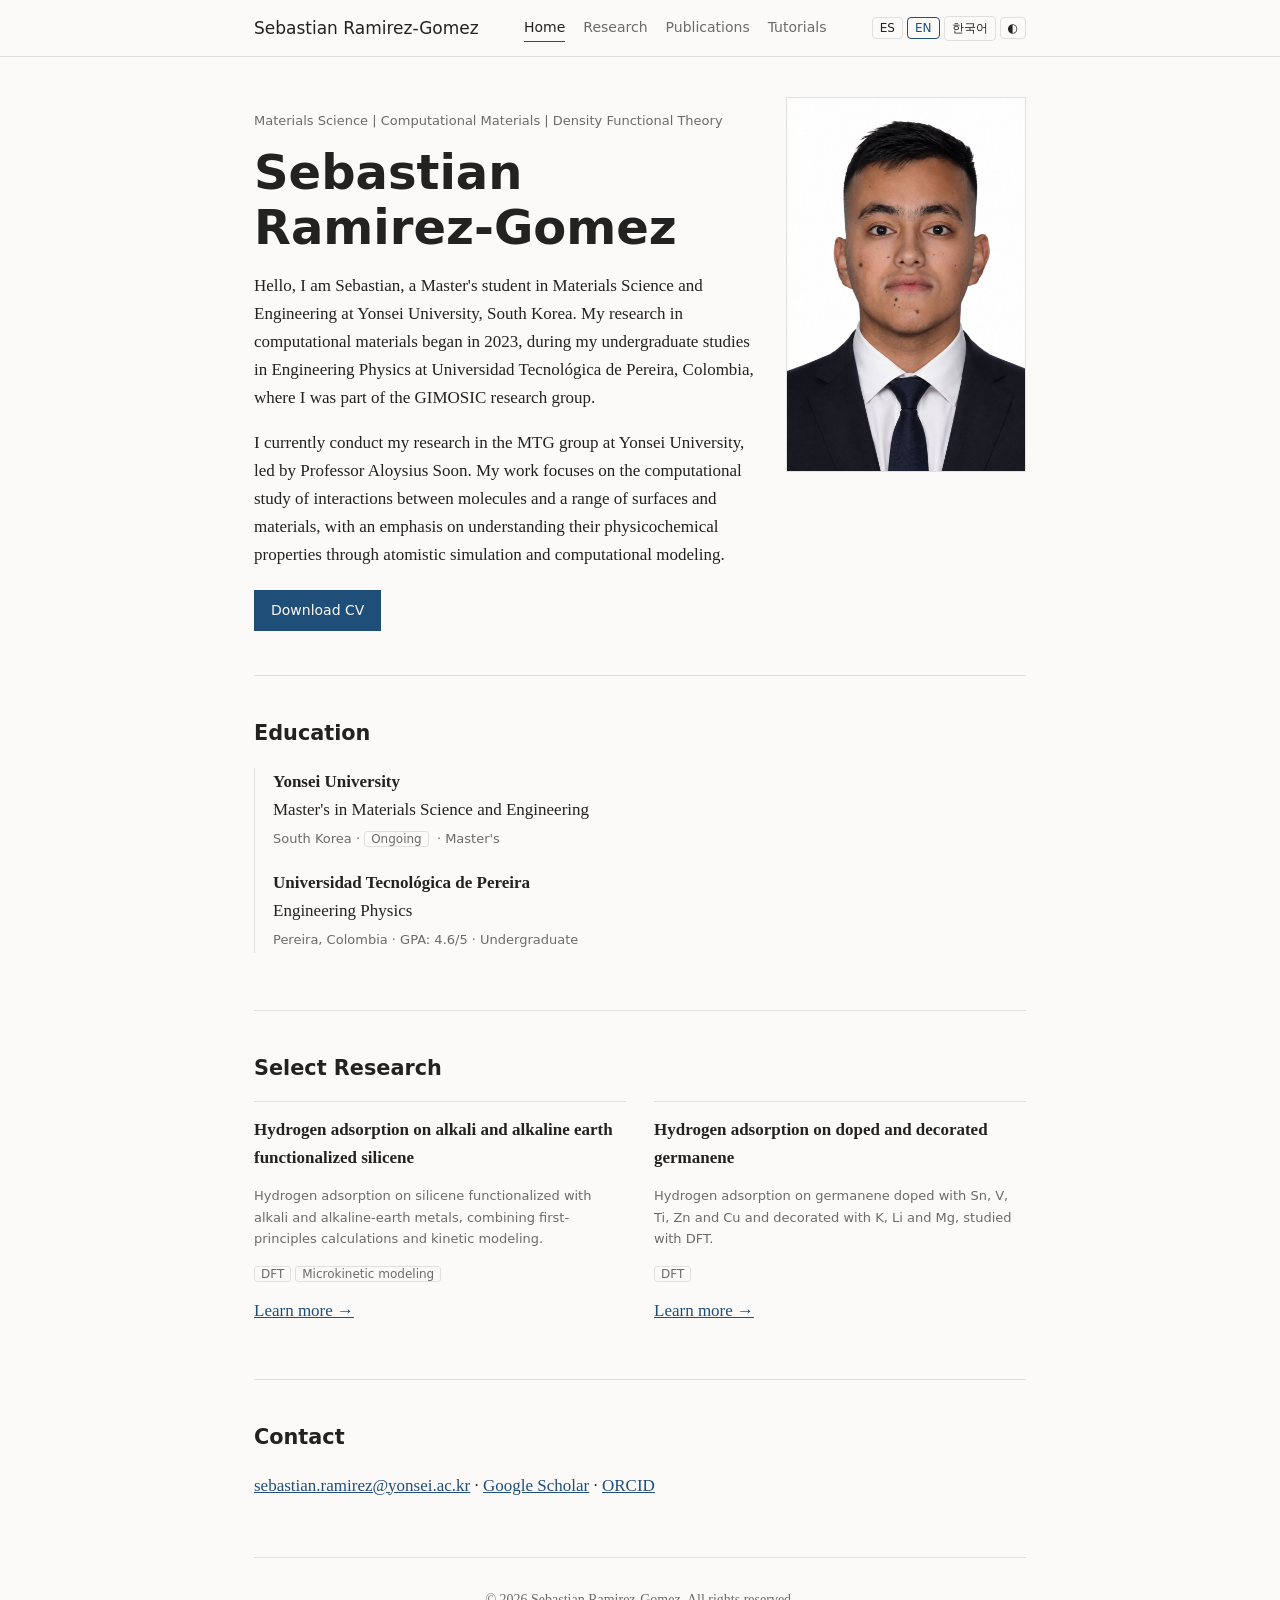
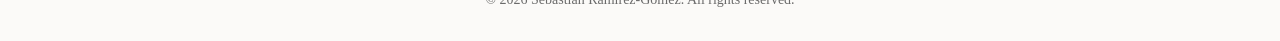
<file: index.html>
<!doctype html><html lang="en"><head><meta charset="utf-8"><meta name="viewport" content="width=device-width,initial-scale=1">
<title>Home | Sebastian Ramirez-Gomez</title><meta name="description" content="Academic website: computational materials science and DFT."><meta property="og:title" content="Home | Sebastian Ramirez-Gomez"><meta property="og:type" content="website">
<link rel="icon" href="assets/favicon.svg"><link rel="stylesheet" href="assets/style.css"><script src="assets/main.js" defer></script></head>
<body><a class="skip" href="#app">Skip to content</a><header id="hdr"></header><main id="app" data-page="home"><noscript><p>This site needs JavaScript to display its content.</p></noscript></main><footer id="ftr"></footer></body></html>
</file>
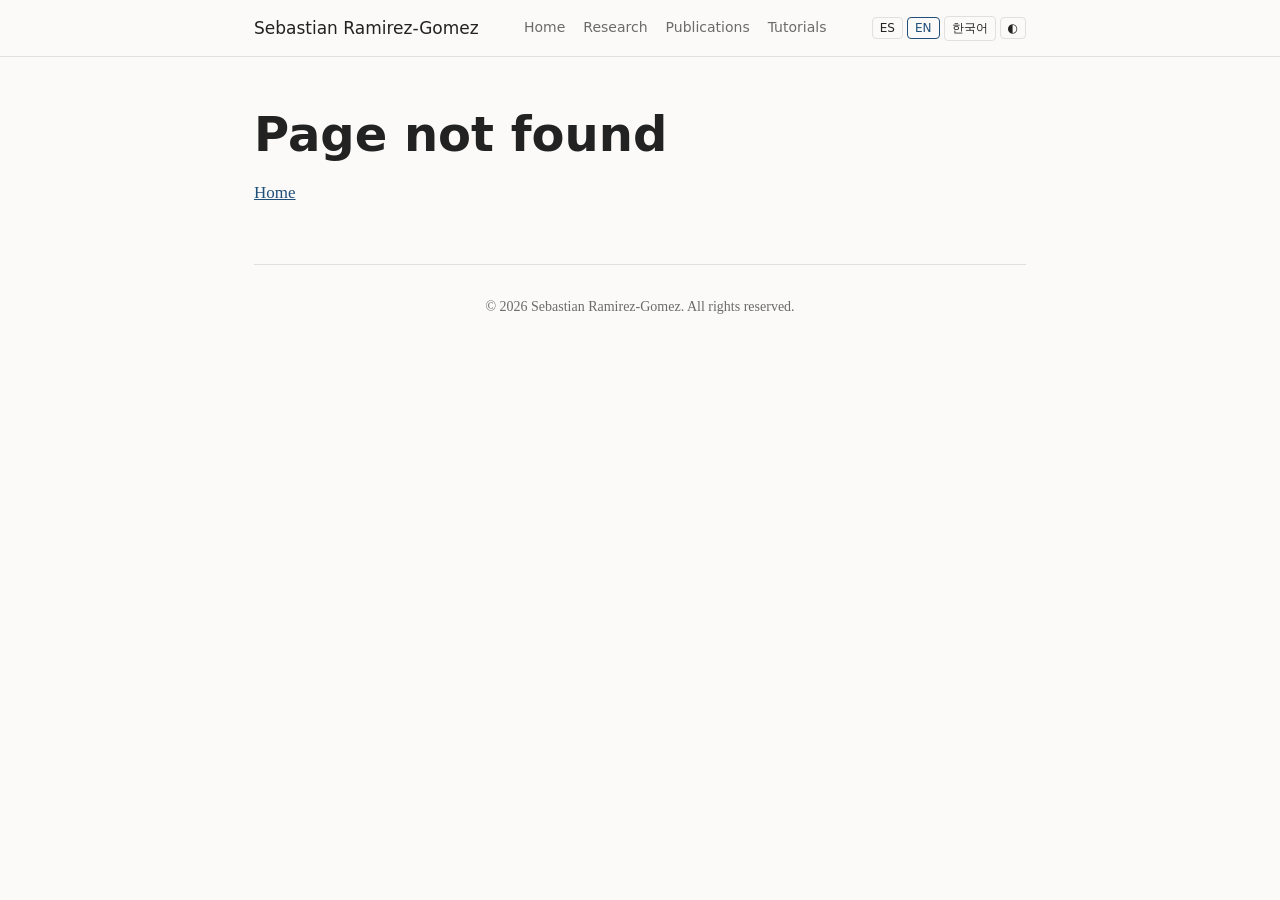
<file: blog.html>
<!doctype html><html lang="en"><head><meta charset="utf-8"><meta name="viewport" content="width=device-width,initial-scale=1">
<title>Blog & Notes | Sebastián Ramírez Gómez</title><meta name="description" content="Academic website: computational materials science and DFT."><meta property="og:title" content="Blog & Notes | Sebastián Ramírez Gómez"><meta property="og:type" content="website">
<link rel="icon" href="assets/favicon.svg"><link rel="stylesheet" href="assets/style.css"><script src="assets/main.js" defer></script></head>
<body><a class="skip" href="#app">Skip to content</a><header id="hdr"></header><main id="app" data-page="blog"><noscript><p>This site needs JavaScript to display its content.</p></noscript></main><footer id="ftr"></footer></body></html>
</file>
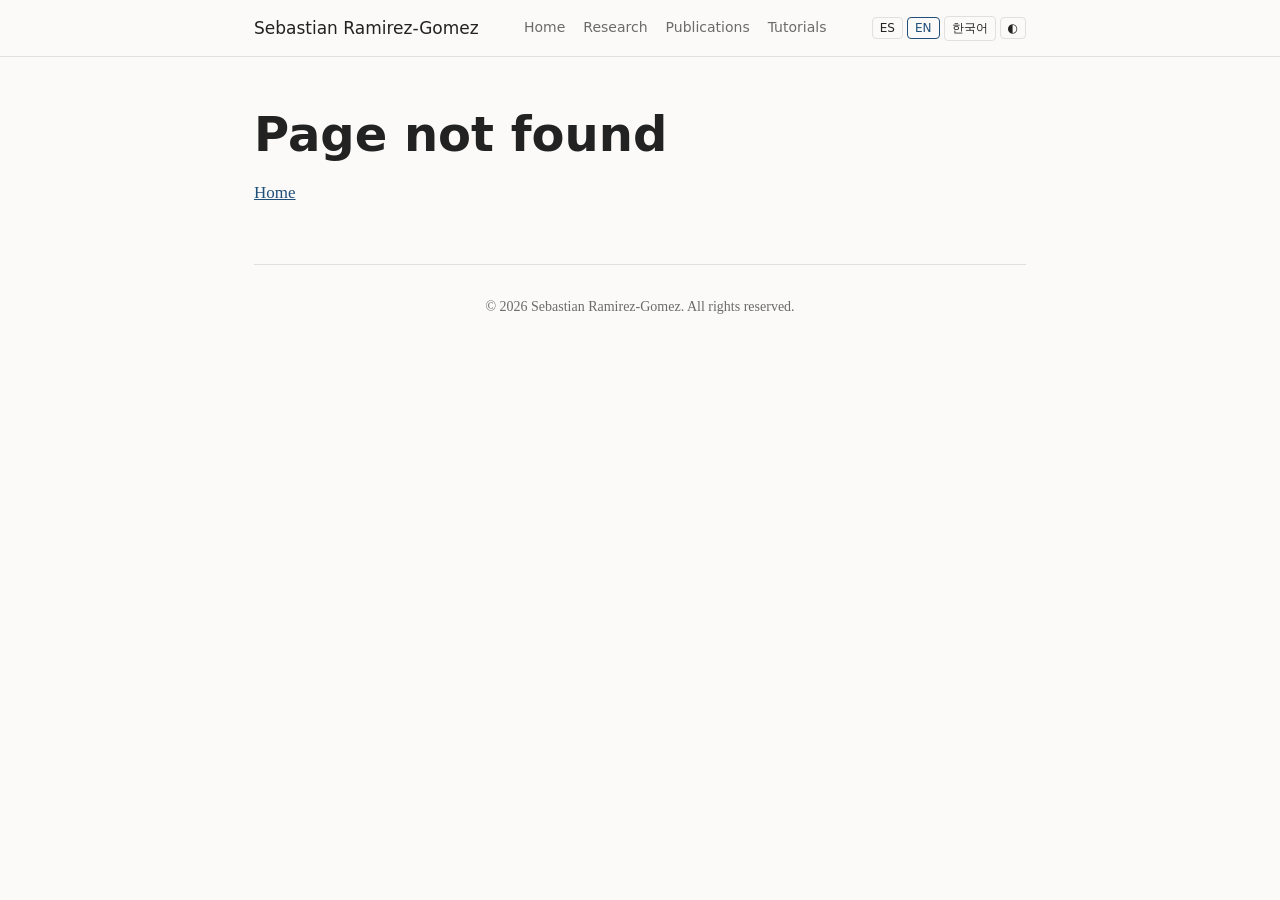
<file: contact.html>
<!doctype html><html lang="en"><head><meta charset="utf-8"><meta name="viewport" content="width=device-width,initial-scale=1">
<title>Contact | Sebastián Ramírez Gómez</title><meta name="description" content="Academic website: computational materials science and DFT."><meta property="og:title" content="Contact | Sebastián Ramírez Gómez"><meta property="og:type" content="website">
<link rel="icon" href="assets/favicon.svg"><link rel="stylesheet" href="assets/style.css"><script src="assets/main.js" defer></script></head>
<body><a class="skip" href="#app">Skip to content</a><header id="hdr"></header><main id="app" data-page="contact"><noscript><p>This site needs JavaScript to display its content.</p></noscript></main><footer id="ftr"></footer></body></html>
</file>
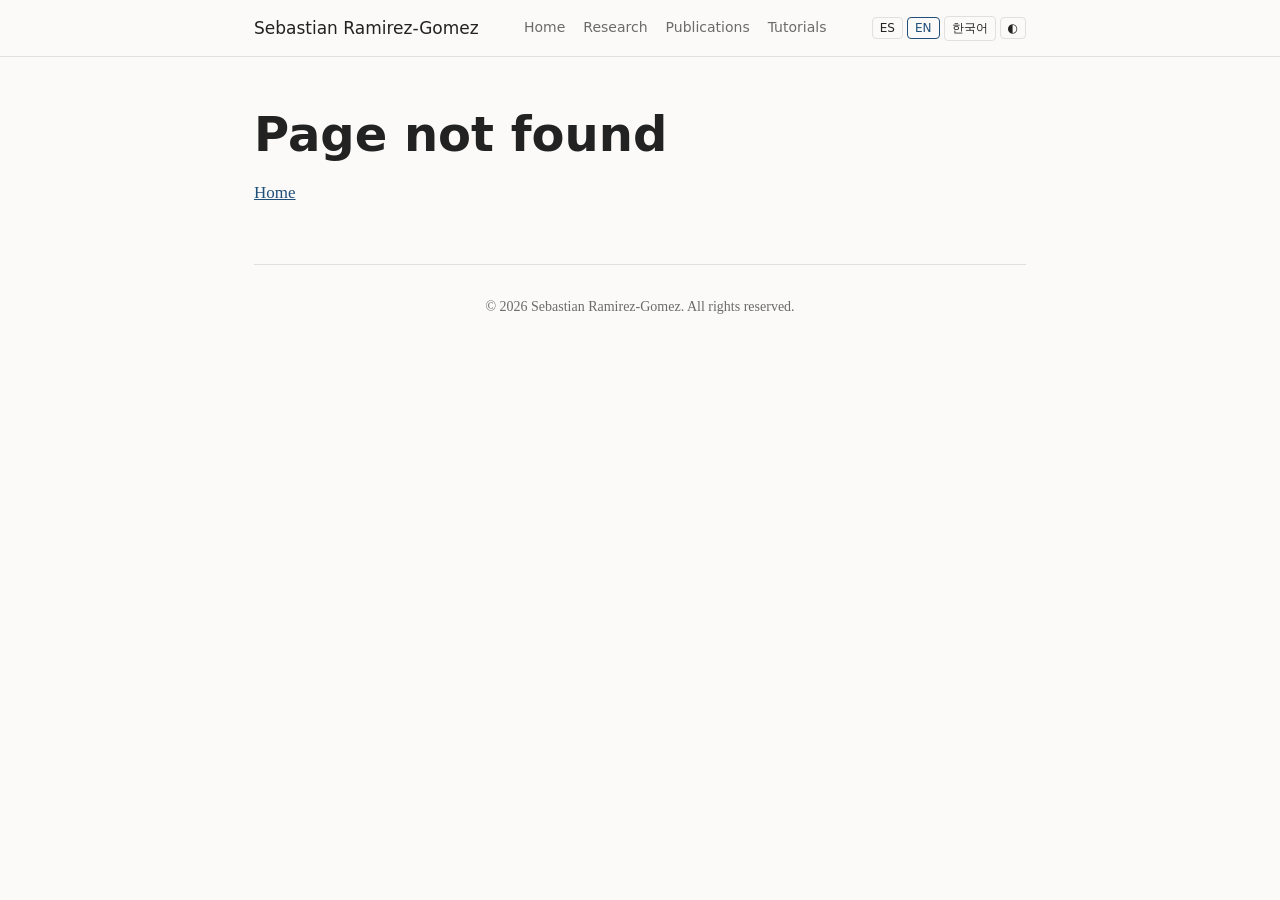
<file: cv.html>
<!doctype html><html lang="en"><head><meta charset="utf-8"><meta name="viewport" content="width=device-width,initial-scale=1">
<title>CV | Sebastián Ramírez Gómez</title><meta name="description" content="Academic website: computational materials science and DFT."><meta property="og:title" content="CV | Sebastián Ramírez Gómez"><meta property="og:type" content="website">
<link rel="icon" href="assets/favicon.svg"><link rel="stylesheet" href="assets/style.css"><script src="assets/main.js" defer></script></head>
<body><a class="skip" href="#app">Skip to content</a><header id="hdr"></header><main id="app" data-page="cv"><noscript><p>This site needs JavaScript to display its content.</p></noscript></main><footer id="ftr"></footer></body></html>
</file>
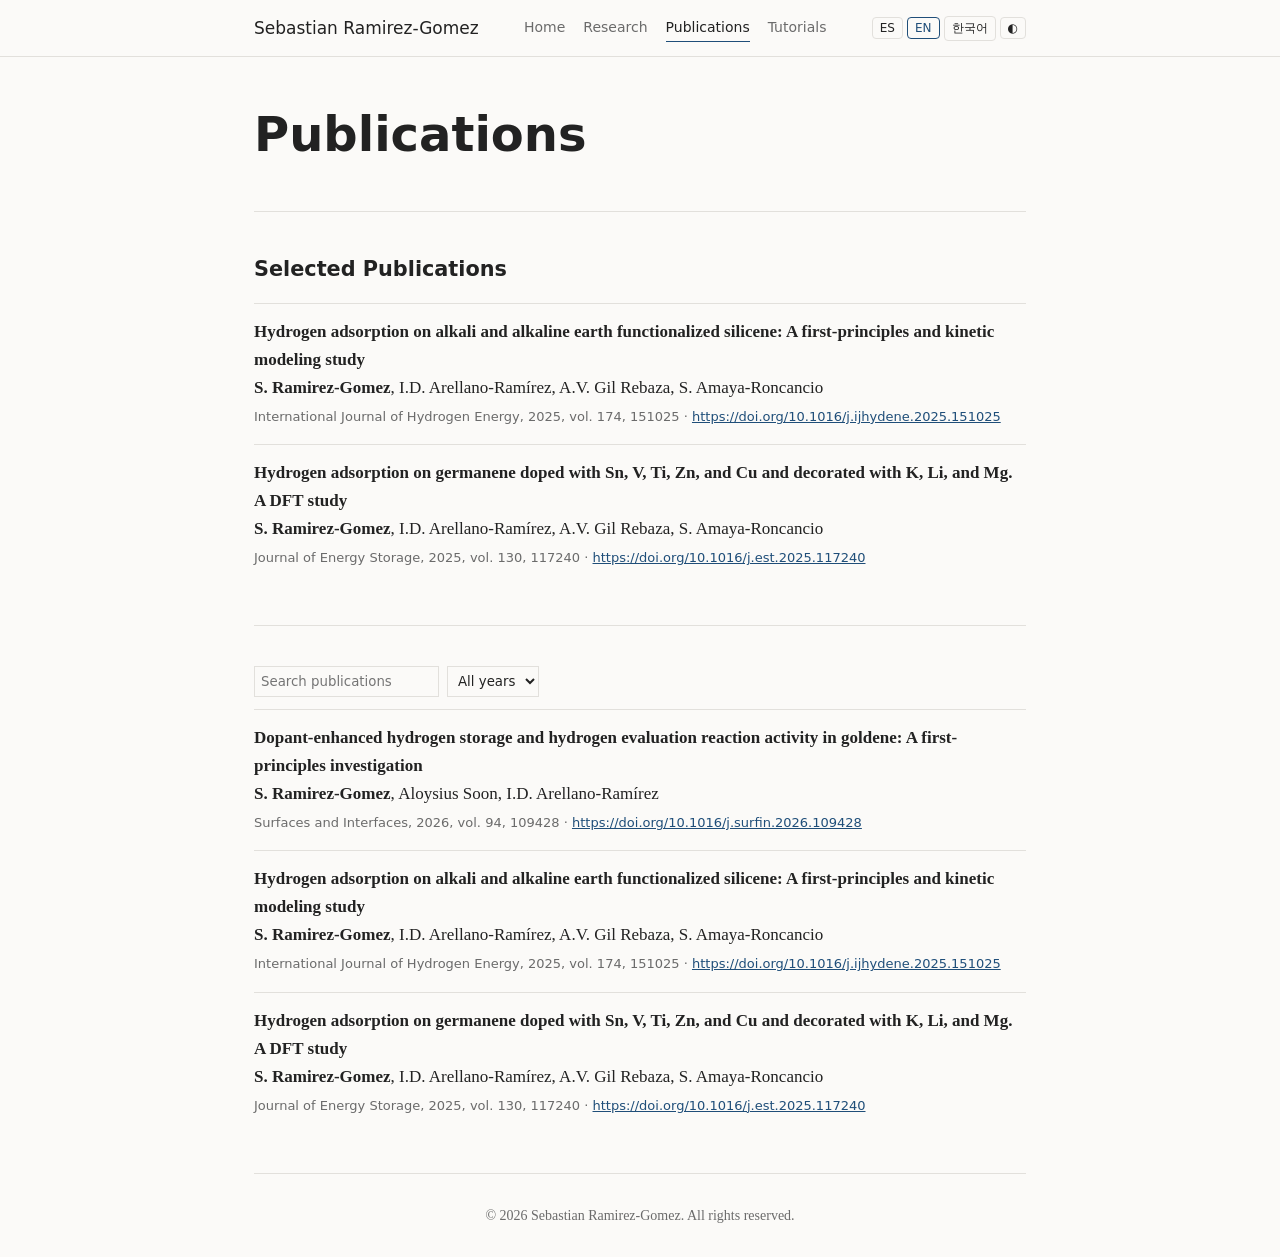
<file: publications.html>
<!doctype html><html lang="en"><head><meta charset="utf-8"><meta name="viewport" content="width=device-width,initial-scale=1">
<title>Publications | Sebastian Ramirez-Gomez</title><meta name="description" content="Academic website: computational materials science and DFT."><meta property="og:title" content="Publications | Sebastian Ramirez-Gomez"><meta property="og:type" content="website">
<link rel="icon" href="assets/favicon.svg"><link rel="stylesheet" href="assets/style.css"><script src="assets/main.js" defer></script></head>
<body><a class="skip" href="#app">Skip to content</a><header id="hdr"></header><main id="app" data-page="pubs"><noscript><p>This site needs JavaScript to display its content.</p></noscript></main><footer id="ftr"></footer></body></html>
</file>
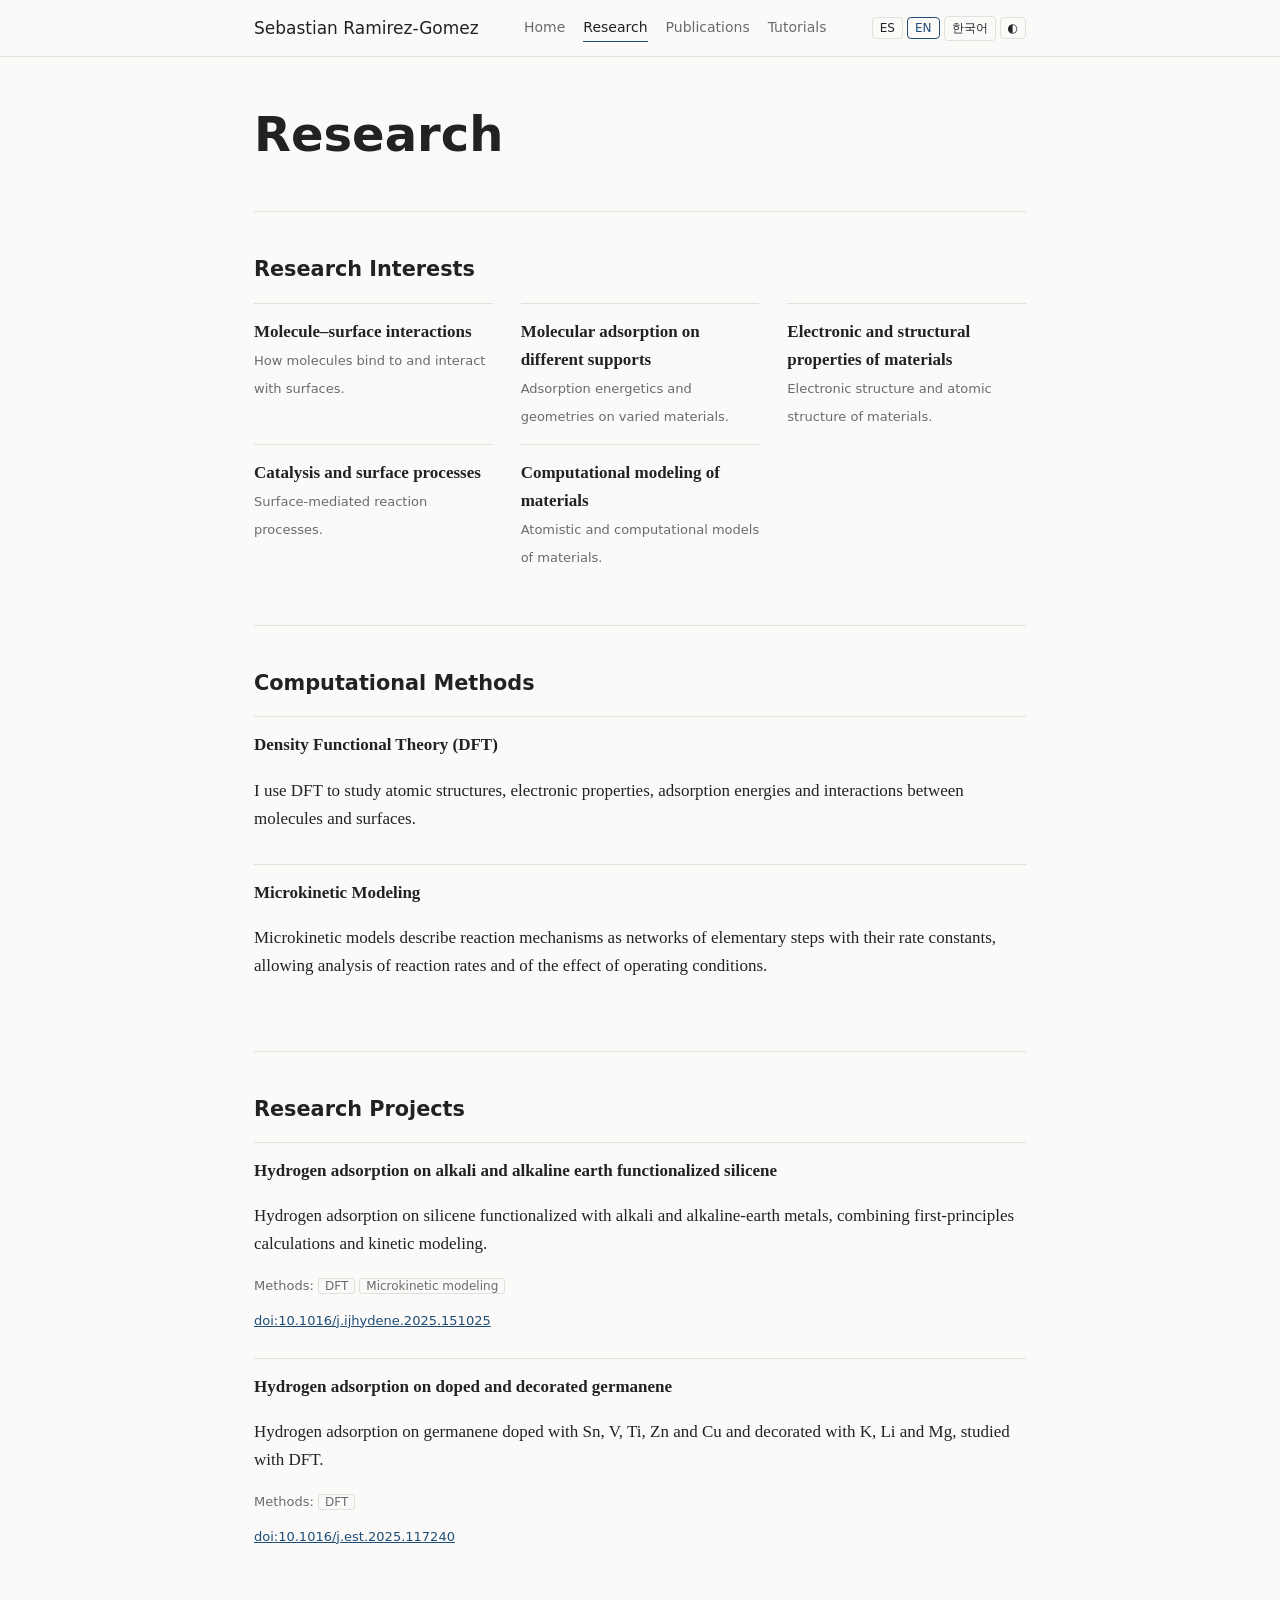
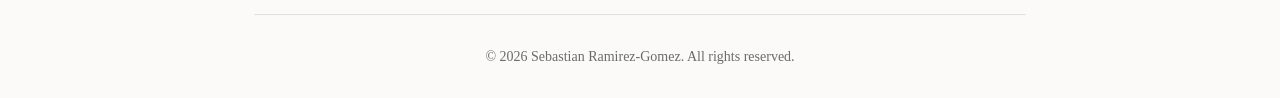
<file: research.html>
<!doctype html><html lang="en"><head><meta charset="utf-8"><meta name="viewport" content="width=device-width,initial-scale=1">
<title>Research | Sebastian Ramirez-Gomez</title><meta name="description" content="Academic website: computational materials science and DFT."><meta property="og:title" content="Research | Sebastian Ramirez-Gomez"><meta property="og:type" content="website">
<link rel="icon" href="assets/favicon.svg"><link rel="stylesheet" href="assets/style.css"><script src="assets/main.js" defer></script></head>
<body><a class="skip" href="#app">Skip to content</a><header id="hdr"></header><main id="app" data-page="research"><noscript><p>This site needs JavaScript to display its content.</p></noscript></main><footer id="ftr"></footer></body></html>
</file>
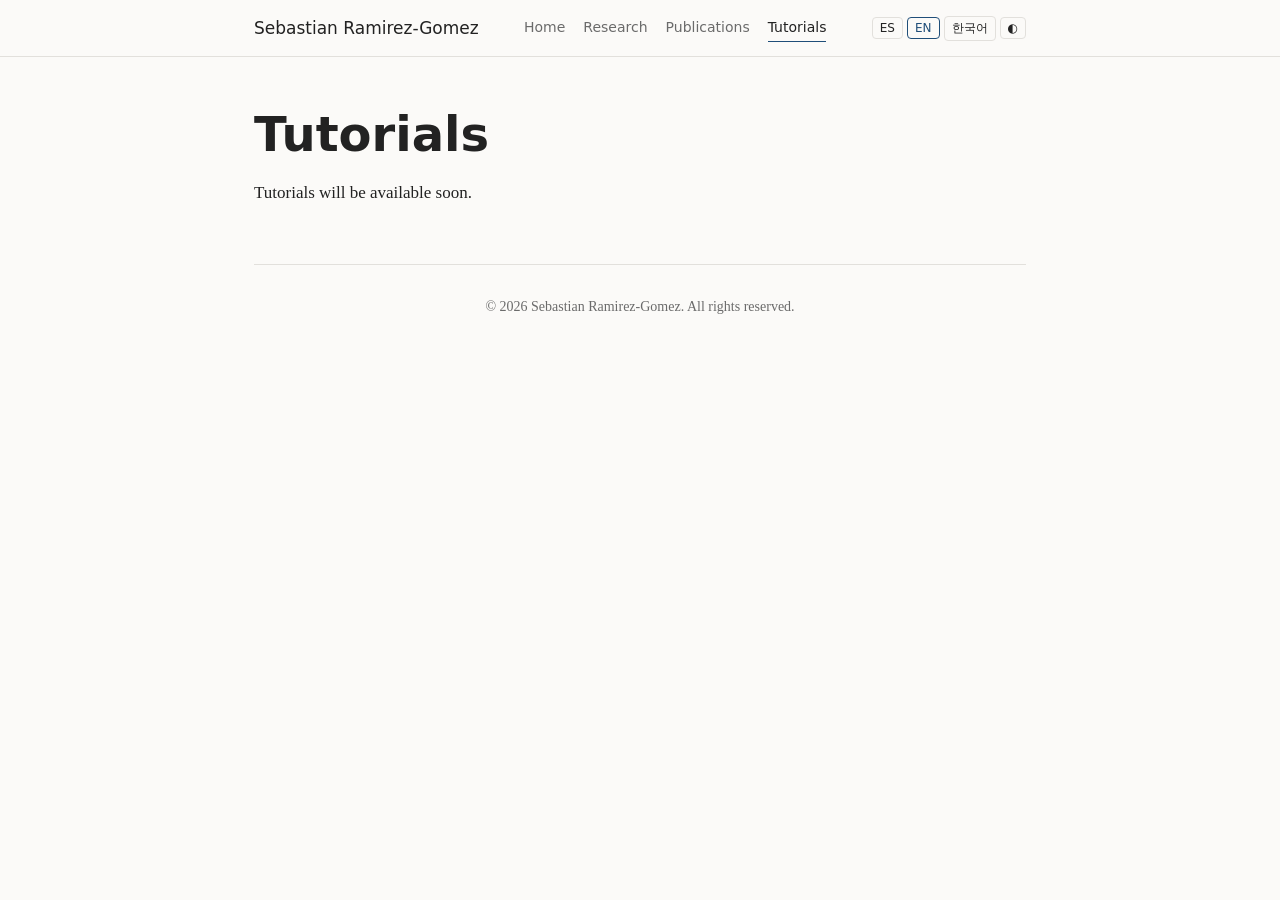
<file: tutorials.html>
<!doctype html><html lang="en"><head><meta charset="utf-8"><meta name="viewport" content="width=device-width,initial-scale=1">
<title>Tutorials | Sebastian Ramirez-Gomez</title><meta name="description" content="Academic website: computational materials science and DFT."><meta property="og:title" content="Tutorials | Sebastian Ramirez-Gomez"><meta property="og:type" content="website">
<link rel="icon" href="assets/favicon.svg"><link rel="stylesheet" href="assets/style.css"><script src="assets/main.js" defer></script></head>
<body><a class="skip" href="#app">Skip to content</a><header id="hdr"></header><main id="app" data-page="tut"><noscript><p>This site needs JavaScript to display its content.</p></noscript></main><footer id="ftr"></footer></body></html>
</file>
<file: assets/style.css>
:root{--bg:#fbfaf8;--fg:#222;--mut:#6b6b6b;--ln:#e2e0dc;--ac:#1f4e79}
[data-theme=dark]{--bg:#16181b;--fg:#e8e6e3;--mut:#9a9a9a;--ln:#2d3035;--ac:#7fb2dd}
*{box-sizing:border-box}html{scroll-behavior:smooth}
body{margin:0;background:var(--bg);color:var(--fg);font:17px/1.65 Georgia,serif;transition:background .3s,color .3s;overflow-x:hidden}
h1,h2,h3,nav,.btn,.meta,button,input,select{font-family:system-ui,sans-serif}
a{color:var(--ac)}a:focus-visible,button:focus-visible,input:focus-visible,select:focus-visible{outline:2px solid var(--ac);outline-offset:3px}
.skip{position:absolute;left:-999px}.skip:focus{left:8px;top:8px;background:var(--bg);padding:8px}
.wrap{max-width:820px;margin:0 auto;padding:0 24px}
header .wrap{display:flex;justify-content:space-between;align-items:center;gap:12px;flex-wrap:wrap;padding-top:14px;padding-bottom:14px}
header{position:sticky;top:0;background:var(--bg);border-bottom:1px solid var(--ln);z-index:5}
nav{display:flex;gap:18px;flex-wrap:wrap;font-size:14px}nav a{text-decoration:none;color:var(--mut);padding:2px 0;border-bottom:1px solid transparent;transition:.2s}
nav a:hover,nav a[aria-current]{color:var(--fg);border-color:var(--ac)}
button{background:none;border:1px solid var(--ln);color:var(--fg);border-radius:4px;padding:4px 10px;cursor:pointer}
main{max-width:820px;margin:0 auto;padding:0 24px}
section{padding:40px 0;border-bottom:1px solid var(--ln)}
h1{font-size:clamp(2rem,6vw,3rem);line-height:1.15;margin:.2em 0;font-weight:600}h2{font-size:1.3rem;margin:0 0 16px}
.meta{font-size:13px;color:var(--mut)}.tag{display:inline-block;border:1px solid var(--ln);border-radius:3px;padding:0 6px;margin:2px 4px 2px 0;font:12px system-ui}
.btn{display:inline-block;padding:8px 16px;border:1px solid var(--ac);text-decoration:none;margin:4px 8px 4px 0;transition:.2s;font-size:14px}
.btn.p{background:var(--ac);color:var(--bg)}.btn:hover{opacity:.8}
.item{padding:14px 0;border-top:1px solid var(--ln);transition:padding .2s}.item:hover{padding-left:6px}
.grid{display:grid;grid-template-columns:repeat(auto-fit,minmax(230px,1fr));gap:0 28px}
.tl{border-left:1px solid var(--ln);padding-left:18px}.filters{display:flex;gap:8px;flex-wrap:wrap;margin-bottom:12px}
input,select{padding:6px;background:var(--bg);color:var(--fg);border:1px solid var(--ln);max-width:100%}
.rv{opacity:0;transform:translateY(10px);transition:.6s}.rv.in{opacity:1;transform:none}
footer{padding:30px 24px;font-size:14px;color:var(--mut);text-align:center}
@media(prefers-reduced-motion:reduce){*{transition:none!important;scroll-behavior:auto!important}.rv{opacity:1;transform:none}}
@media print{header,footer,.np{display:none}body{background:#fff;color:#000}}
.brand{text-decoration:none;color:inherit;font-family:system-ui}.ctl{display:flex;gap:4px;align-items:center}.ctl button{font-size:12px;padding:3px 7px}.ctl button[aria-pressed=true]{border-color:var(--ac);color:var(--ac)}
.hero{display:grid;grid-template-columns:1fr 240px;gap:32px;align-items:start}.ph{width:100%;aspect-ratio:4/5;object-fit:cover;border:1px solid var(--ln);display:flex;align-items:center;justify-content:center;font:3rem system-ui;color:var(--mut)}
.btn.dis{opacity:.5;border-style:dashed}@media(max-width:640px){.hero{grid-template-columns:1fr}.hero .ph{max-width:240px}}
</file>
